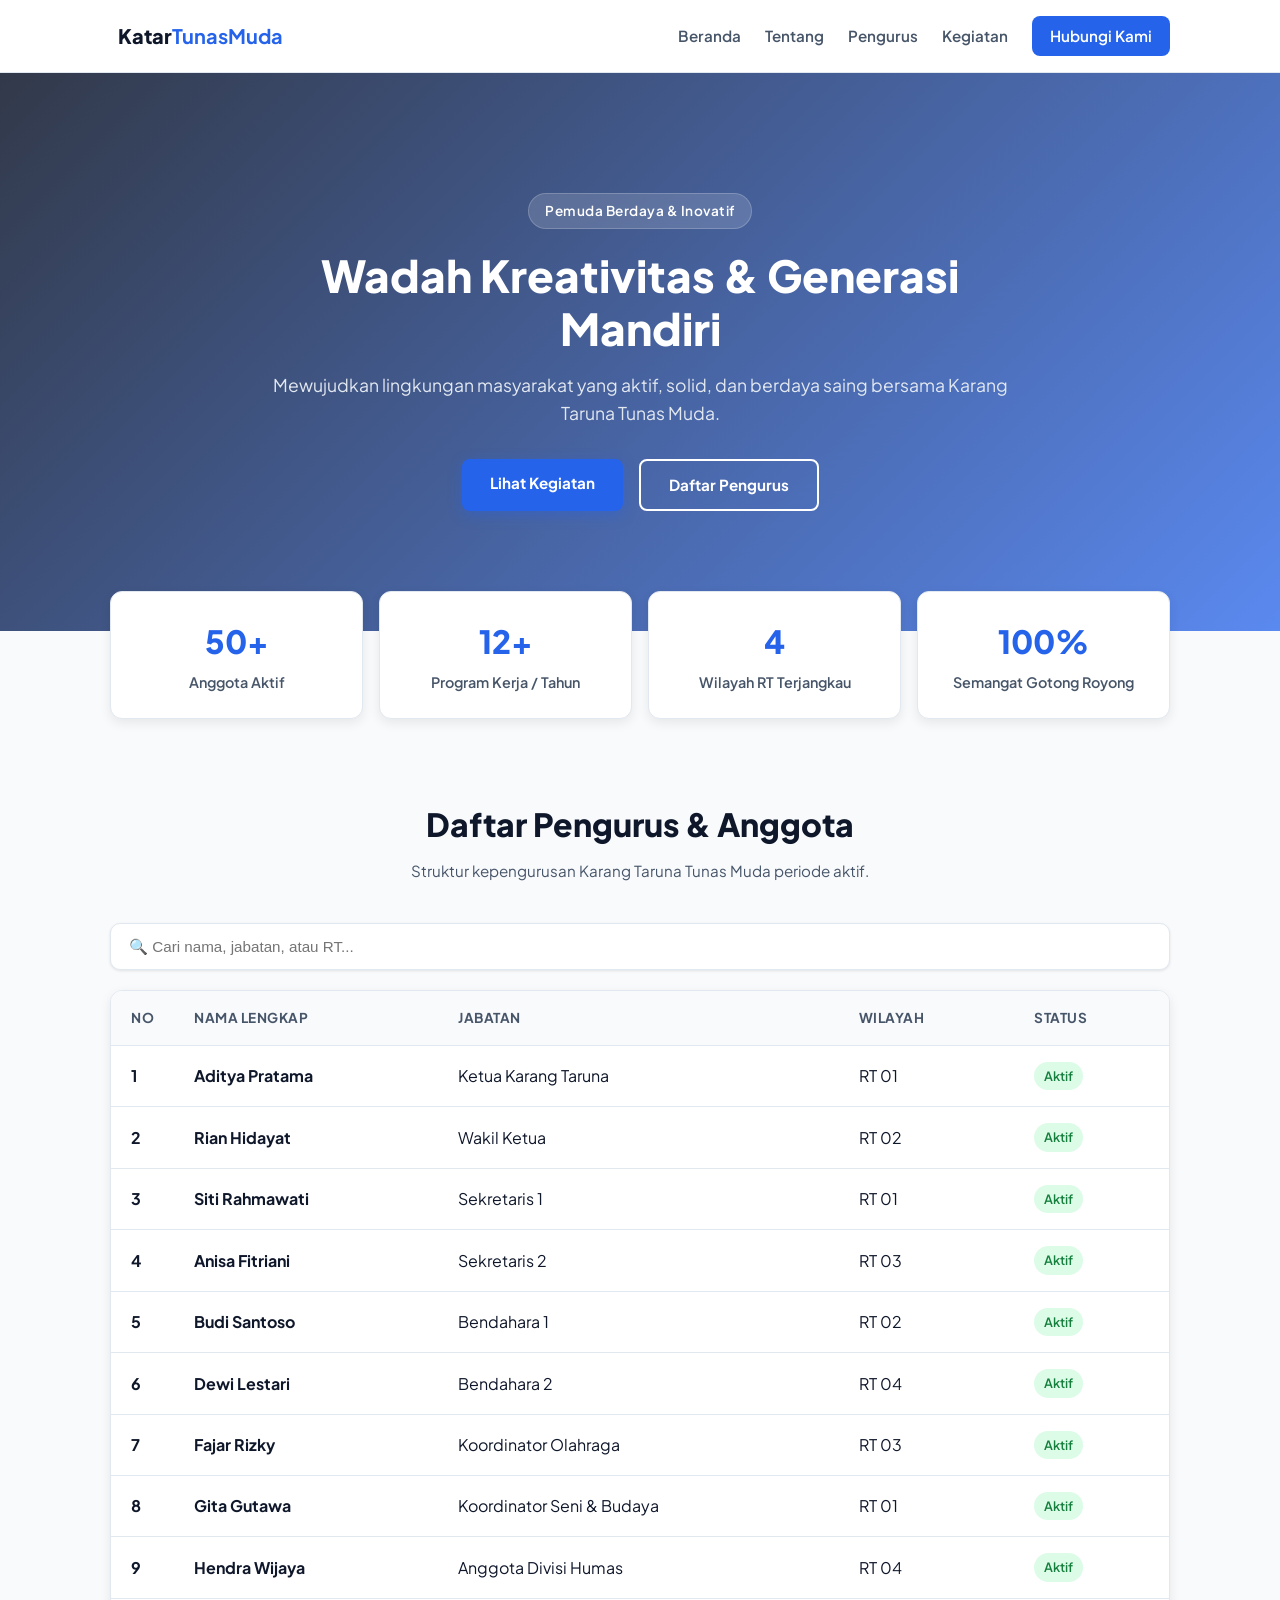
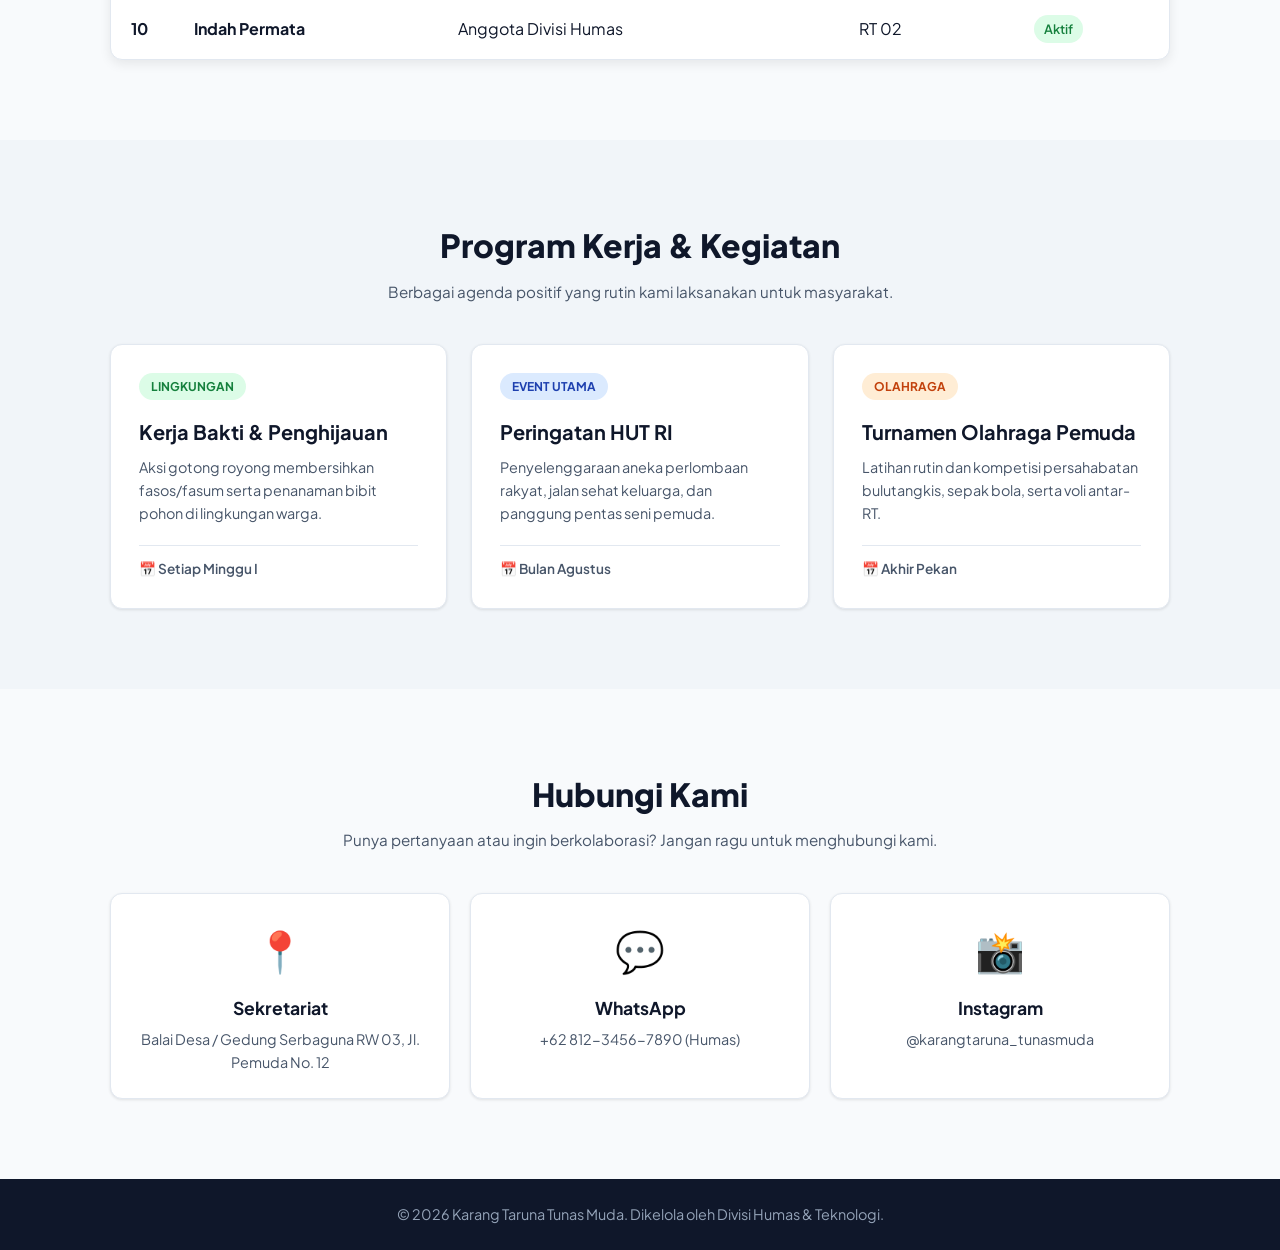
<file: indec.html>
<!DOCTYPE html>
<html lang="id">
<head>
  <meta charset="UTF-8">
  <meta name="viewport" content="width=device-width, initial-scale=1.0">
  <title>Karang Taruna Tunas Muda</title>
  <link rel="preconnect" href="https://fonts.googleapis.com">
  <link rel="preconnect" href="https://fonts.gstatic.com" crossorigin>
  <link href="https://fonts.googleapis.com/css2?family=Plus+Jakarta+Sans:wght@400;500;600;700;800&display=swap" rel="stylesheet">
  <link rel="stylesheet" href="style.css">
</head>
<body>

  <header class="navbar">
    <div class="nav-container">
      <a href="#" class="logo">
        <span class="logo-icon"></span>
        <span>Katar<strong class="text-primary">TunasMuda</strong></span>
      </a>
      <nav class="nav-links">
        <a href="#beranda">Beranda</a>
        <a href="#statistik">Tentang</a>
        <a href="#anggota">Pengurus</a>
        <a href="#kegiatan">Kegiatan</a>
        <a href="#kontak" class="btn-nav">Hubungi Kami</a>
      </nav>
    </div>
  </header>

  <section class="hero" id="beranda">
    <div class="hero-overlay"></div>
    <div class="hero-content">
      <span class="badge">Pemuda Berdaya & Inovatif</span>
      <h1>Wadah Kreativitas & Generasi Mandiri</h1>
      <p>Mewujudkan lingkungan masyarakat yang aktif, solid, dan berdaya saing bersama Karang Taruna Tunas Muda.</p>
      <div class="hero-buttons">
        <a href="#kegiatan" class="btn btn-primary">Lihat Kegiatan</a>
        <a href="#anggota" class="btn btn-outline">Daftar Pengurus</a>
      </div>
    </div>
  </section>

  <section class="stats-section" id="statistik">
    <div class="container stats-grid">
      <div class="stat-card">
        <h3>50+</h3>
        <p>Anggota Aktif</p>
      </div>
      <div class="stat-card">
        <h3>12+</h3>
        <p>Program Kerja / Tahun</p>
      </div>
      <div class="stat-card">
        <h3>4</h3>
        <p>Wilayah RT Terjangkau</p>
      </div>
      <div class="stat-card">
        <h3>100%</h3>
        <p>Semangat Gotong Royong</p>
      </div>
    </div>
  </section>

  <section class="section" id="anggota">
    <div class="container">
      <div class="section-header">
        <h2>Daftar Pengurus & Anggota</h2>
        <p>Struktur kepengurusan Karang Taruna Tunas Muda periode aktif.</p>
      </div>
      
      <div class="search-container">
        <input type="text" id="searchInput" onkeyup="cariAnggota()" placeholder="🔍 Cari nama, jabatan, atau RT...">
      </div>

      <div class="table-responsive">
        <table>
          <thead>
            <tr>
              <th style="width: 60px;">No</th>
              <th>Nama Lengkap</th>
              <th>Jabatan</th>
              <th>Wilayah</th>
              <th>Status</th>
            </tr>
          </thead>
          <tbody id="tabelAnggota">
            </tbody>
        </table>
      </div>
    </div>
  </section>

  <section class="section bg-light" id="kegiatan">
    <div class="container">
      <div class="section-header">
        <h2>Program Kerja & Kegiatan</h2>
        <p>Berbagai agenda positif yang rutin kami laksanakan untuk masyarakat.</p>
      </div>

      <div class="grid-kegiatan">
        <div class="card-kegiatan">
          <div class="card-tag tag-green">Lingkungan</div>
          <h3>Kerja Bakti & Penghijauan</h3>
          <p>Aksi gotong royong membersihkan fasos/fasum serta penanaman bibit pohon di lingkungan warga.</p>
          <div class="card-footer">
            <span>📅 Setiap Minggu I</span>
          </div>
        </div>

        <div class="card-kegiatan">
          <div class="card-tag tag-blue">Event Utama</div>
          <h3>Peringatan HUT RI</h3>
          <p>Penyelenggaraan aneka perlombaan rakyat, jalan sehat keluarga, dan panggung pentas seni pemuda.</p>
          <div class="card-footer">
            <span>📅 Bulan Agustus</span>
          </div>
        </div>

        <div class="card-kegiatan">
          <div class="card-tag tag-orange">Olahraga</div>
          <h3>Turnamen Olahraga Pemuda</h3>
          <p>Latihan rutin dan kompetisi persahabatan bulutangkis, sepak bola, serta voli antar-RT.</p>
          <div class="card-footer">
            <span>📅 Akhir Pekan</span>
          </div>
        </div>
      </div>
    </div>
  </section>

  <section class="section" id="kontak">
    <div class="container">
      <div class="section-header">
        <h2>Hubungi Kami</h2>
        <p>Punya pertanyaan atau ingin berkolaborasi? Jangan ragu untuk menghubungi kami.</p>
      </div>

      <div class="kontak-grid">
        <div class="kontak-card">
          <div class="kontak-icon">📍</div>
          <h4>Sekretariat</h4>
          <p>Balai Desa / Gedung Serbaguna RW 03, Jl. Pemuda No. 12</p>
        </div>
        <div class="kontak-card">
          <div class="kontak-icon">💬</div>
          <h4>WhatsApp</h4>
          <p>+62 812-3456-7890 (Humas)</p>
        </div>
        <div class="kontak-card">
          <div class="kontak-icon">📸</div>
          <h4>Instagram</h4>
          <p>@karangtaruna_tunasmuda</p>
        </div>
      </div>
    </div>
  </section>

  <footer>
    <div class="container footer-content">
      <p>&copy; 2026 Karang Taruna Tunas Muda. Dikelola oleh Divisi Humas & Teknologi.</p>
    </div>
  </footer>

  <script src="script.js"></script>
</body>
</html>
</file>
<file: style.css>
/* ==========================================
   RESET & VARIABLE STYLES
   ========================================== */
:root {
  --primary: #2563eb;
  --primary-dark: #1d4ed8;
  --primary-light: #eff6ff;
  --secondary: #10b981;
  --dark: #0f172a;
  --slate-600: #475569;
  --slate-100: #f1f5f9;
  --border: #e2e8f0;
  --white: #ffffff;
  --shadow-sm: 0 1px 3px rgba(0,0,0,0.1);
  --shadow-md: 0 4px 12px rgba(0,0,0,0.08);
  --shadow-lg: 0 10px 25px rgba(0,0,0,0.12);
  --radius: 12px;
}

* {
  margin: 0;
  padding: 0;
  box-sizing: border-box;
}

html {
  scroll-behavior: smooth;
}

body {
  font-family: 'Plus Jakarta Sans', sans-serif;
  background-color: #f8fafc;
  color: var(--dark);
  line-height: 1.6;
}

.container {
  max-width: 1100px;
  margin: 0 auto;
  padding: 0 20px;
}

/* ==========================================
   NAVBAR
   ========================================== */
.navbar {
  background: rgba(255, 255, 255, 0.9);
  backdrop-filter: blur(10px);
  position: sticky;
  top: 0;
  z-index: 1000;
  border-bottom: 1px solid var(--border);
}

.nav-container {
  max-width: 1100px;
  margin: 0 auto;
  padding: 16px 20px;
  display: flex;
  justify-content: space-between;
  align-items: center;
}

.logo {
  font-size: 1.25rem;
  font-weight: 800;
  color: var(--dark);
  text-decoration: none;
  display: flex;
  align-items: center;
  gap: 8px;
}

.text-primary {
  color: var(--primary);
}

.nav-links {
  display: flex;
  align-items: center;
  gap: 24px;
}

.nav-links a {
  text-decoration: none;
  color: var(--slate-600);
  font-weight: 600;
  font-size: 0.95rem;
  transition: color 0.2s;
}

.nav-links a:hover {
  color: var(--primary);
}

.btn-nav {
  background-color: var(--primary);
  color: var(--white) !important;
  padding: 8px 18px;
  border-radius: 8px;
  transition: background 0.2s !important;
}

.btn-nav:hover {
  background-color: var(--primary-dark);
}

/* ==========================================
   HERO SECTION
   ========================================== */
.hero {
  position: relative;
  background: url('https://images.unsplash.com/photo-1529156069898-49953e39b3ac?auto=format&fit=crop&w=1400&q=80') center/cover no-repeat;
  padding: 120px 20px;
  text-align: center;
  color: var(--white);
}

.hero-overlay {
  position: absolute;
  top: 0;
  left: 0;
  width: 100%;
  height: 100%;
  background: linear-gradient(135deg, rgba(15, 23, 42, 0.85) 0%, rgba(37, 99, 235, 0.75) 100%);
}

.hero-content {
  position: relative;
  max-width: 750px;
  margin: 0 auto;
}

.badge {
  background: rgba(255, 255, 255, 0.15);
  backdrop-filter: blur(5px);
  padding: 6px 16px;
  border-radius: 30px;
  font-size: 0.85rem;
  font-weight: 600;
  letter-spacing: 0.5px;
  display: inline-block;
  margin-bottom: 20px;
  border: 1px solid rgba(255, 255, 255, 0.2);
}

.hero h1 {
  font-size: 2.75rem;
  font-weight: 800;
  line-height: 1.2;
  margin-bottom: 16px;
}

.hero p {
  font-size: 1.1rem;
  color: #e2e8f0;
  margin-bottom: 32px;
}

.hero-buttons {
  display: flex;
  justify-content: center;
  gap: 16px;
  flex-wrap: wrap;
}

.btn {
  padding: 12px 28px;
  border-radius: 8px;
  font-weight: 700;
  text-decoration: none;
  font-size: 0.95rem;
  transition: transform 0.2s, box-shadow 0.2s;
}

.btn:hover {
  transform: translateY(-2px);
}

.btn-primary {
  background-color: var(--primary);
  color: var(--white);
  box-shadow: 0 4px 14px rgba(37, 99, 235, 0.4);
}

.btn-outline {
  border: 2px solid var(--white);
  color: var(--white);
}

/* ==========================================
   STATISTIK
   ========================================== */
.stats-section {
  margin-top: -40px;
  position: relative;
  z-index: 10;
}

.stats-grid {
  display: grid;
  grid-template-columns: repeat(auto-fit, minmax(200px, 1fr));
  gap: 16px;
}

.stat-card {
  background: var(--white);
  padding: 24px;
  border-radius: var(--radius);
  box-shadow: var(--shadow-md);
  text-align: center;
  border: 1px solid var(--border);
}

.stat-card h3 {
  font-size: 2rem;
  color: var(--primary);
  font-weight: 800;
  margin-bottom: 4px;
}

.stat-card p {
  color: var(--slate-600);
  font-size: 0.9rem;
  font-weight: 600;
}

/* ==========================================
   SECTION COMMON
   ========================================== */
.section {
  padding: 80px 0;
}

.bg-light {
  background-color: var(--slate-100);
}

.section-header {
  text-align: center;
  max-width: 600px;
  margin: 0 auto 40px auto;
}

.section-header h2 {
  font-size: 2rem;
  font-weight: 800;
  margin-bottom: 8px;
  color: var(--dark);
}

.section-header p {
  color: var(--slate-600);
  font-size: 0.95rem;
}

/* ==========================================
   PENCARIAN & TABEL
   ========================================== */
.search-container {
  margin-bottom: 20px;
}

.search-container input {
  width: 100%;
  padding: 14px 18px;
  border: 1px solid var(--border);
  border-radius: 10px;
  font-size: 0.95rem;
  outline: none;
  background: var(--white);
  box-shadow: var(--shadow-sm);
  transition: border-color 0.2s, box-shadow 0.2s;
}

.search-container input:focus {
  border-color: var(--primary);
  box-shadow: 0 0 0 3px rgba(37, 99, 235, 0.15);
}

.table-responsive {
  background: var(--white);
  border-radius: var(--radius);
  box-shadow: var(--shadow-md);
  overflow-x: auto;
  border: 1px solid var(--border);
}

table {
  width: 100%;
  border-collapse: collapse;
  text-align: left;
}

th, td {
  padding: 16px 20px;
  border-bottom: 1px solid var(--border);
}

th {
  background-color: #f8fafc;
  color: var(--slate-600);
  font-weight: 700;
  font-size: 0.85rem;
  text-transform: uppercase;
  letter-spacing: 0.5px;
}

tr:last-child td {
  border-bottom: none;
}

tr:hover {
  background-color: #f1f5f9;
}

.badge-status {
  padding: 4px 10px;
  border-radius: 20px;
  font-size: 0.8rem;
  font-weight: 600;
  display: inline-block;
  background: #dcfce7;
  color: #15803d;
}

/* ==========================================
   CARDS KEGIATAN
   ========================================== */
.grid-kegiatan {
  display: grid;
  grid-template-columns: repeat(auto-fit, minmax(280px, 1fr));
  gap: 24px;
}

.card-kegiatan {
  background: var(--white);
  border-radius: var(--radius);
  padding: 28px;
  border: 1px solid var(--border);
  box-shadow: var(--shadow-sm);
  transition: transform 0.2s, box-shadow 0.2s;
  display: flex;
  flex-direction: column;
}

.card-kegiatan:hover {
  transform: translateY(-4px);
  box-shadow: var(--shadow-lg);
}

.card-tag {
  align-self: flex-start;
  padding: 4px 12px;
  border-radius: 20px;
  font-size: 0.75rem;
  font-weight: 700;
  margin-bottom: 16px;
  text-transform: uppercase;
}

.tag-green { background: #dcfce7; color: #15803d; }
.tag-blue { background: #dbeafe; color: #1e40af; }
.tag-orange { background: #ffedd5; color: #c2410c; }

.card-kegiatan h3 {
  font-size: 1.25rem;
  margin-bottom: 8px;
}

.card-kegiatan p {
  color: var(--slate-600);
  font-size: 0.9rem;
  flex-grow: 1;
  margin-bottom: 20px;
}

.card-footer {
  border-top: 1px solid var(--border);
  padding-top: 12px;
  font-size: 0.85rem;
  color: var(--slate-600);
  font-weight: 600;
}

/* ==========================================
   KONTAK
   ========================================== */
.kontak-grid {
  display: grid;
  grid-template-columns: repeat(auto-fit, minmax(250px, 1fr));
  gap: 20px;
}

.kontak-card {
  background: var(--white);
  padding: 24px;
  border-radius: var(--radius);
  border: 1px solid var(--border);
  text-align: center;
  box-shadow: var(--shadow-sm);
}

.kontak-icon {
  font-size: 2.5rem;
  margin-bottom: 12px;
}

.kontak-card h4 {
  font-size: 1.1rem;
  margin-bottom: 6px;
}

.kontak-card p {
  color: var(--slate-600);
  font-size: 0.9rem;
}

/* ==========================================
   FOOTER
   ========================================== */
footer {
  background: var(--dark);
  color: #94a3b8;
  padding: 24px 0;
  text-align: center;
  font-size: 0.9rem;
}

/* ==========================================
   OPTIMASI KHUSUS HP (MOBILE ENHANCEMENTS)
   ========================================== */
@media (max-width: 768px) {
  
  /* 1. Header & Logo Centered/Clean */
  .nav-container {
    padding: 12px 16px;
    flex-direction: column;
    align-items: center; /* Logo di tengah */
    gap: 10px;
  }
  
  /* 2. Menu Navigasi Tanpa Scrollbar Jelek */
  .nav-links {
    width: 100%;
    display: flex;
    justify-content: flex-start;
    gap: 8px;
    overflow-x: auto; /* Bisa di-swipe kesamping */
    white-space: nowrap;
    padding: 4px 0 8px 0;
    
    /* Sembunyikan scrollbar bawaan browser */
    -ms-overflow-style: none;  /* IE dan Edge */
    scrollbar-width: none;  /* Firefox */
  }

  /* Sembunyikan scrollbar untuk Chrome, Safari, Opera */
  .nav-links::-webkit-scrollbar {
    display: none;
  }
  
  .nav-links a {
    font-size: 0.8rem;
    padding: 6px 14px;
    background: var(--slate-100);
    border-radius: 20px; /* Bikin seperti kapsul pill */
    flex-shrink: 0; /* Biar tombol tidak menciut */
  }

  .btn-nav {
    padding: 6px 14px !important;
  }

  /* 3. Hero Section */
  .hero {
    padding: 50px 16px 40px 16px;
  }
  
  .hero h1 {
    font-size: 1.6rem;
    line-height: 1.3;
  }
  
  .hero p {
    font-size: 0.9rem;
  }

  .hero-buttons {
    flex-direction: column;
    width: 100%;
    gap: 10px;
  }

  .btn {
    width: 100%;
    text-align: center;
  }

  /* 4. Grid 1 Kolom Rapi di HP */
  .stats-grid, 
  .grid-kegiatan, 
  .kontak-grid {
    grid-template-columns: 1fr;
    gap: 12px;
  }

  .section {
    padding: 40px 0;
  }

  .section-header h2 {
    font-size: 1.4rem;
  }

  th, td {
    padding: 10px 12px;
    font-size: 0.85rem;
  }
}
</file>
